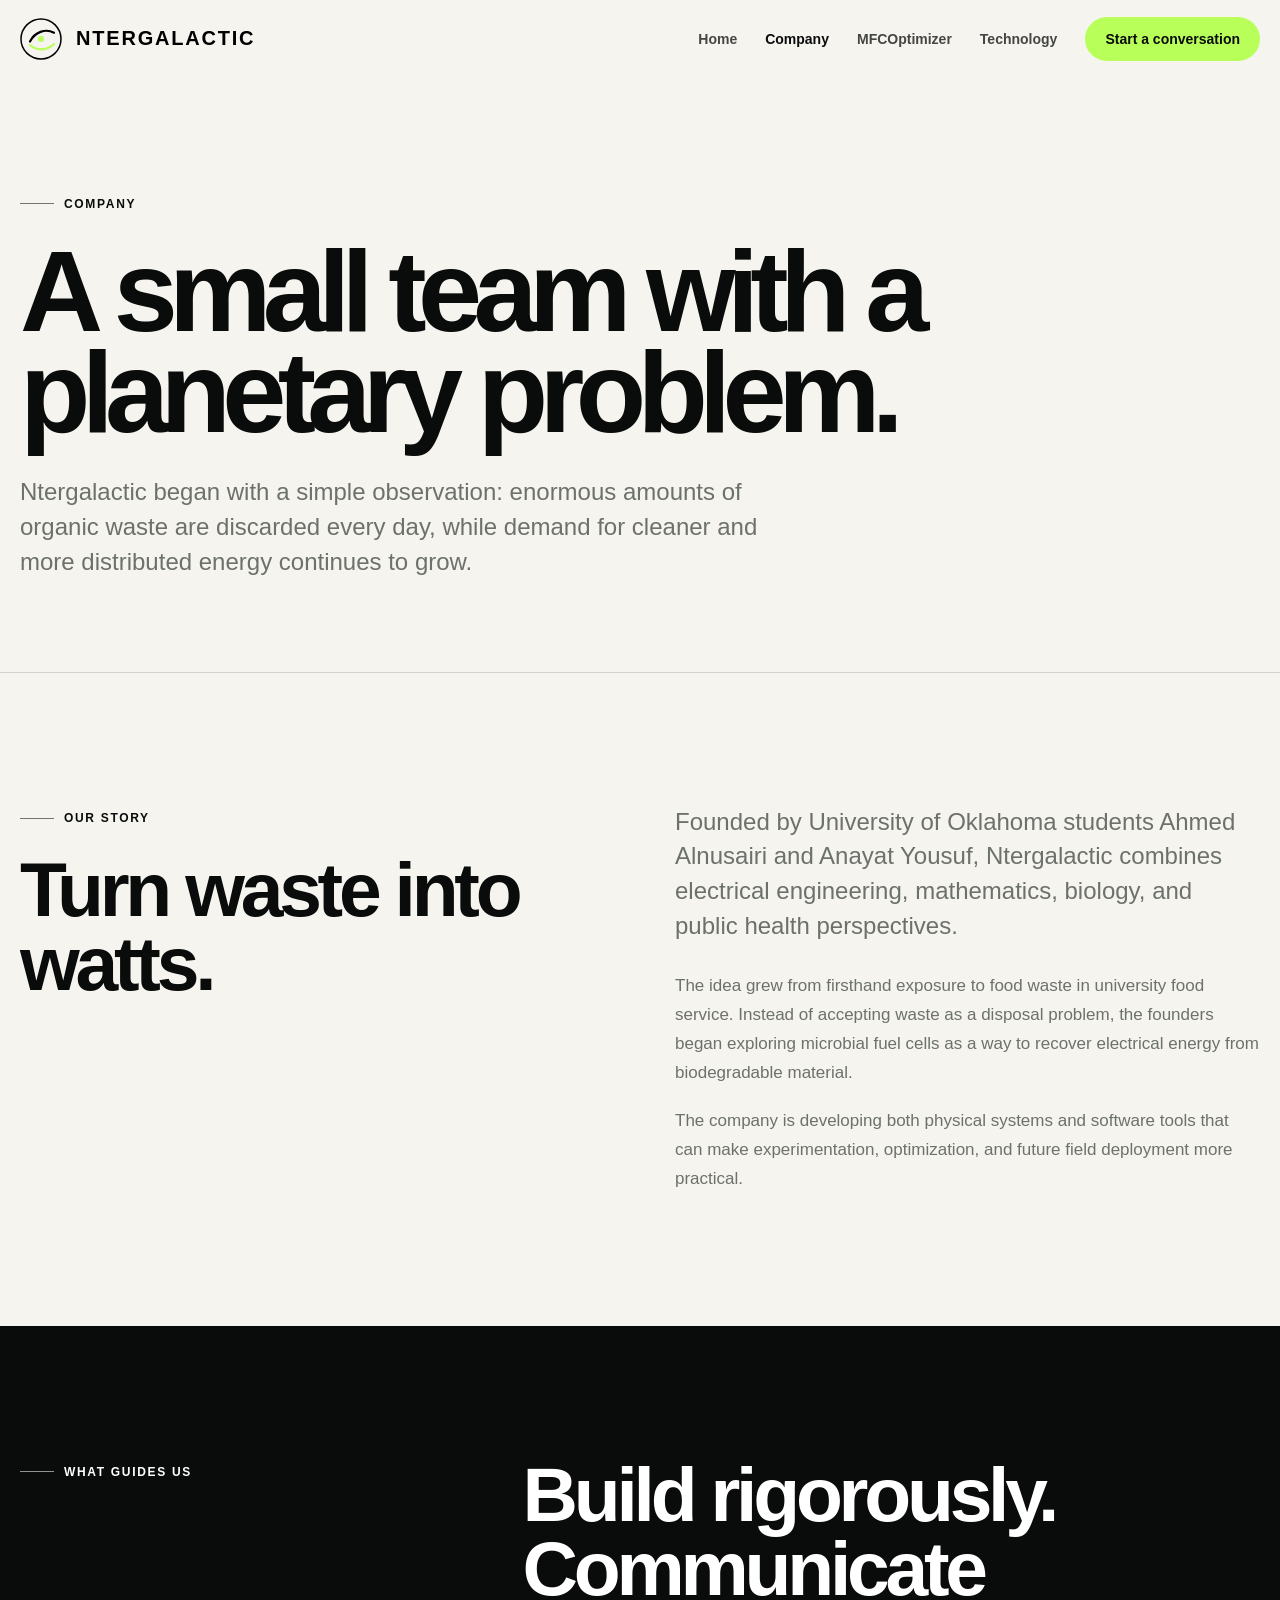
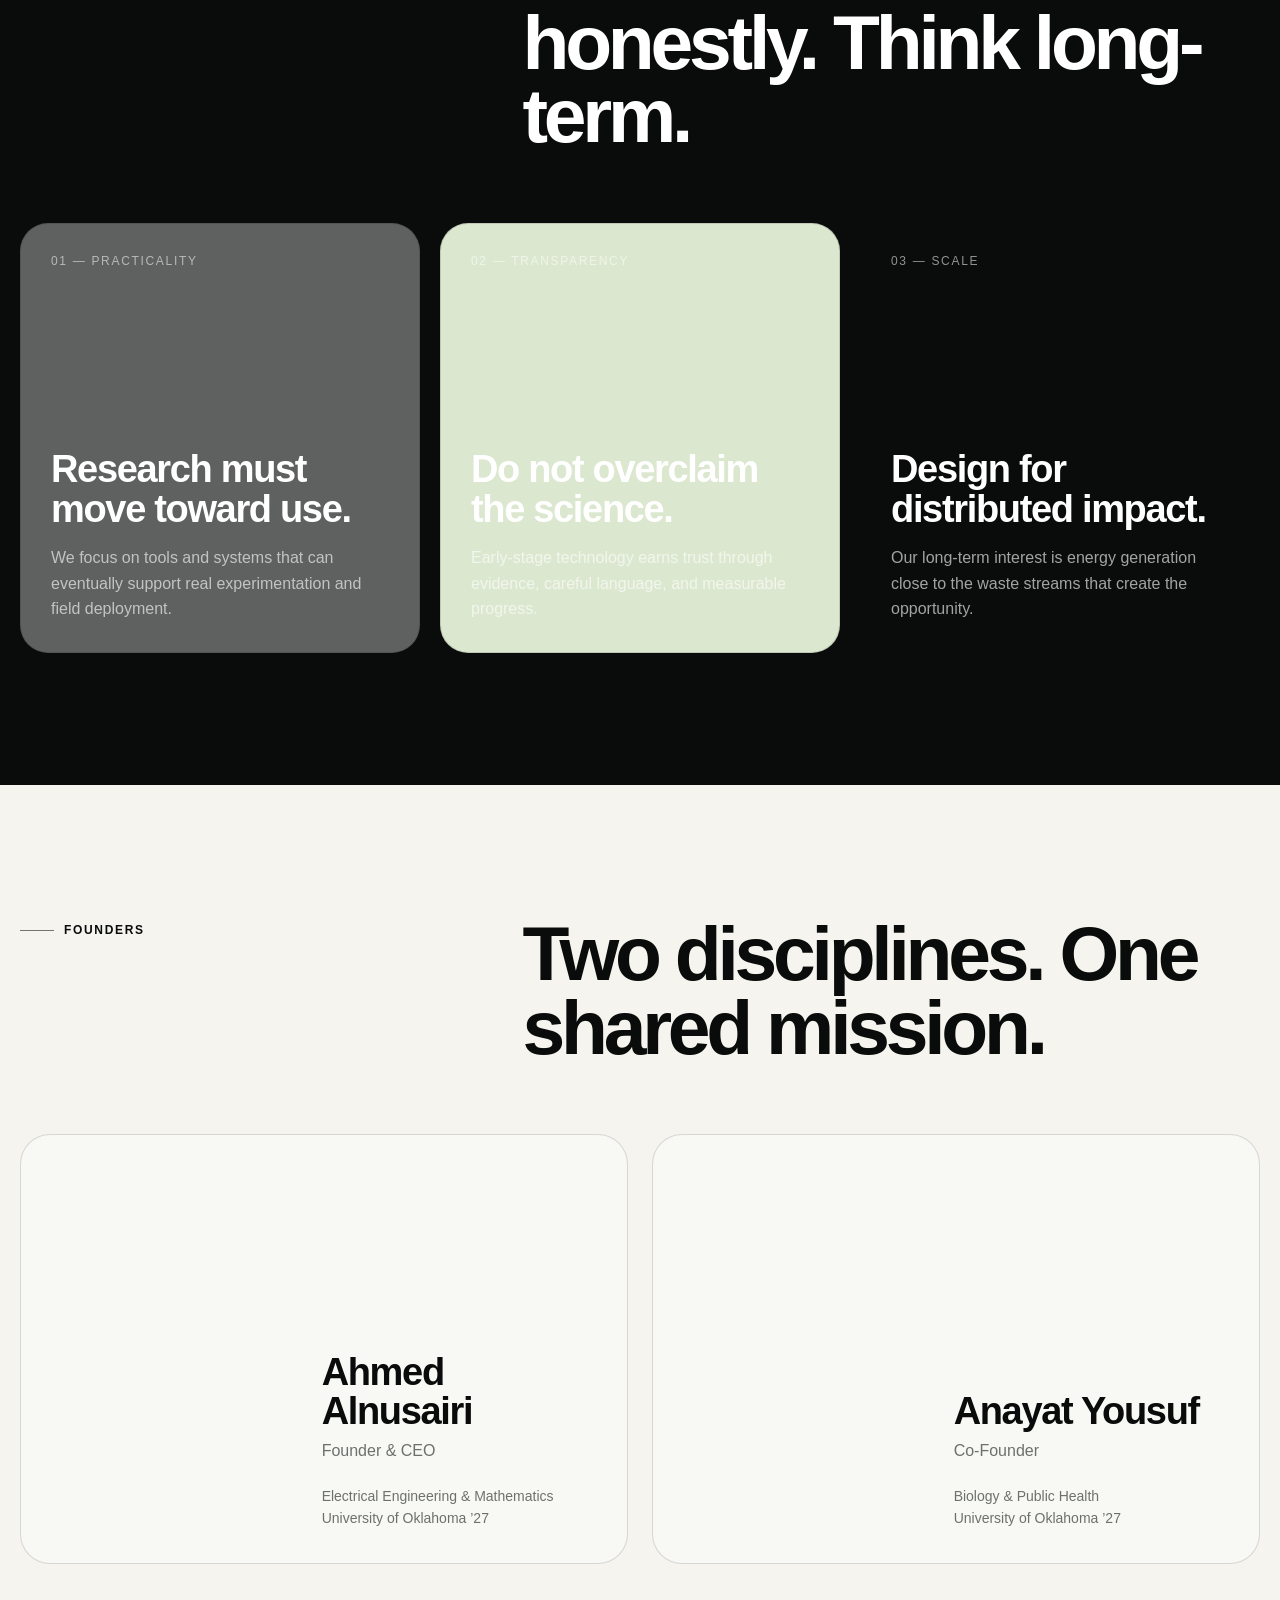
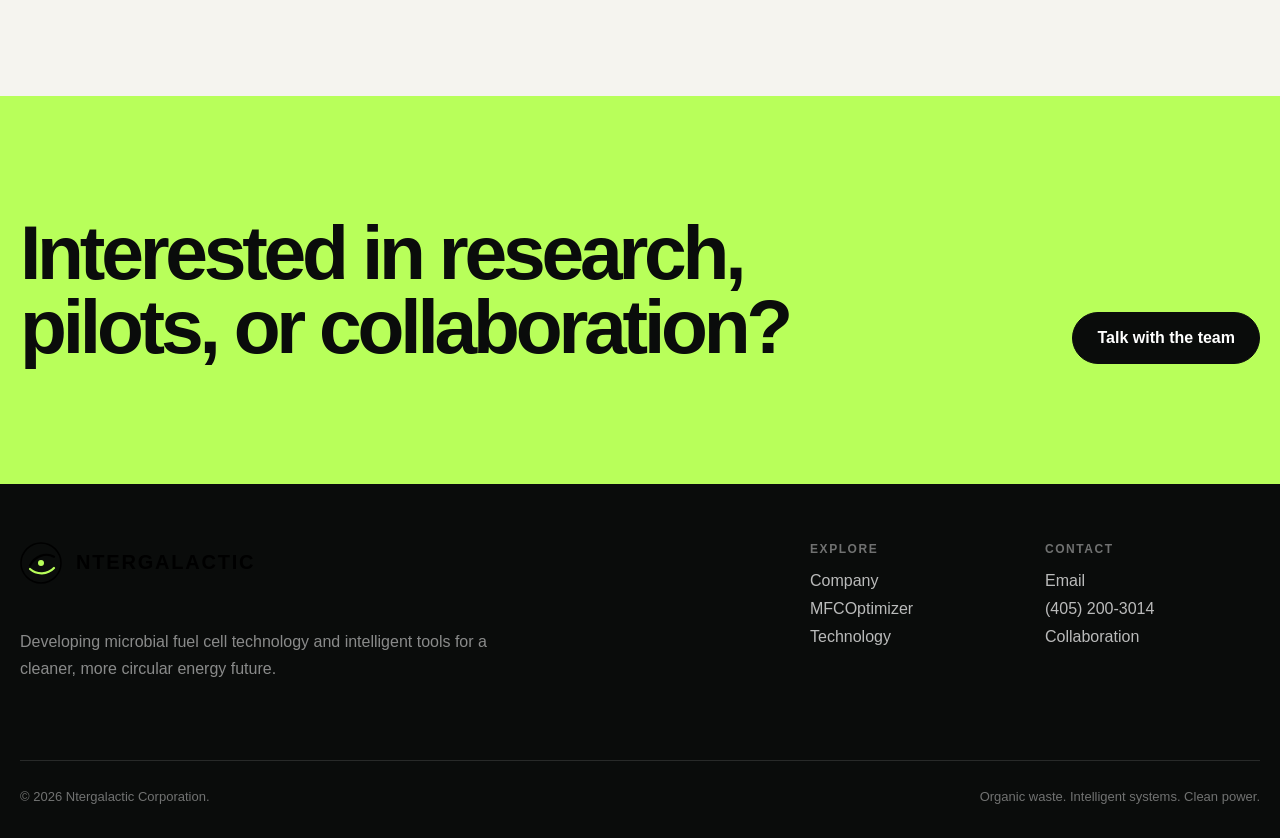
<file: about.html>
<!doctype html><html lang="en"><head><meta charset="utf-8"><meta name="viewport" content="width=device-width,initial-scale=1"><title>Company | Ntergalactic</title><meta name="description" content="Meet the Ntergalactic team and learn why we are developing microbial fuel cell technology for organic waste-to-energy systems."><link rel="icon" href="assets/logo.svg" type="image/svg+xml"><link rel="stylesheet" href="assets/styles.css"></head><body>
<a class="skip-link" href="#main">Skip to content</a><header class="site-header"><div class="container nav"><a class="brand" href="index.html"><img src="assets/logo.svg" alt="Ntergalactic"></a><nav class="nav-links"><a class="nav-link" href="index.html">Home</a><a class="nav-link" aria-current="page" href="about.html">Company</a><a class="nav-link" href="product.html">MFCOptimizer</a><a class="nav-link" href="index.html#technology">Technology</a><a class="nav-cta" href="contact.html">Start a conversation</a></nav><button class="menu-toggle" aria-expanded="false" aria-label="Open menu"><span></span><span></span></button></div></header><nav class="mobile-menu"><a href="index.html">Home</a><a href="about.html">Company</a><a href="product.html">MFCOptimizer</a><a href="index.html#technology">Technology</a><a href="contact.html">Contact</a></nav>
<main id="main"><section class="page-hero"><div class="container reveal"><span class="eyebrow">Company</span><h1 class="display">A small team with a planetary problem.</h1><p class="lead">Ntergalactic began with a simple observation: enormous amounts of organic waste are discarded every day, while demand for cleaner and more distributed energy continues to grow.</p></div></section>
<section class="section"><div class="container split"><div class="reveal"><span class="eyebrow">Our story</span><h2 class="h2" style="margin-top:28px">Turn waste into watts.</h2></div><div class="reveal"><p class="lead">Founded by University of Oklahoma students Ahmed Alnusairi and Anayat Yousuf, Ntergalactic combines electrical engineering, mathematics, biology, and public health perspectives.</p><p class="body-copy" style="margin-top:28px">The idea grew from firsthand exposure to food waste in university food service. Instead of accepting waste as a disposal problem, the founders began exploring microbial fuel cells as a way to recover electrical energy from biodegradable material.</p><p class="body-copy" style="margin-top:20px">The company is developing both physical systems and software tools that can make experimentation, optimization, and future field deployment more practical.</p></div></div></section>
<section class="section section-dark"><div class="container"><div class="section-intro reveal"><div><span class="eyebrow">What guides us</span></div><div><h2 class="h2">Build rigorously. Communicate honestly. Think long-term.</h2></div></div><div class="process-grid"><article class="process-card"><div class="process-number">01 — Practicality</div><div></div><div><h3 class="h3">Research must move toward use.</h3><p>We focus on tools and systems that can eventually support real experimentation and field deployment.</p></div></article><article class="process-card"><div class="process-number">02 — Transparency</div><div></div><div><h3 class="h3">Do not overclaim the science.</h3><p>Early-stage technology earns trust through evidence, careful language, and measurable progress.</p></div></article><article class="process-card"><div class="process-number">03 — Scale</div><div></div><div><h3 class="h3">Design for distributed impact.</h3><p>Our long-term interest is energy generation close to the waste streams that create the opportunity.</p></div></article></div></div></section>
<section class="section"><div class="container"><div class="section-intro reveal"><div><span class="eyebrow">Founders</span></div><div><h2 class="h2">Two disciplines. One shared mission.</h2></div></div><div class="team-grid"><article class="team-card reveal"><div class="team-photo" style="background-image:url('https://static.wixstatic.com/media/3d450e_eb2224422be14ef9b8ede5e5fd2352a7~mv2.png/v1/fill/w_443%2Ch_431%2Cal_c%2Cq_85%2Cusm_0.66_1.00_0.01%2Cenc_avif%2Cquality_auto/image.png')"></div><div class="team-info"><h3 class="h3">Ahmed Alnusairi</h3><div class="team-role">Founder & CEO</div><div class="team-meta">Electrical Engineering & Mathematics<br>University of Oklahoma ’27</div></div></article><article class="team-card reveal"><div class="team-photo" style="background-image:url('https://static.wixstatic.com/media/3d450e_e2b91f7c51da4e539b5464eaf3a502f6~mv2.jpeg/v1/fill/w_443%2Ch_431%2Cal_c%2Clg_1%2Cq_80%2Cenc_avif%2Cquality_auto/WhatsApp%20Image%202025-02-23%20at%209_18_19%20PM%20%281%29.jpeg')"></div><div class="team-info"><h3 class="h3">Anayat Yousuf</h3><div class="team-role">Co-Founder</div><div class="team-meta">Biology & Public Health<br>University of Oklahoma ’27</div></div></article></div></div></section>
<section class="cta-band"><div class="container cta-grid reveal"><h2 class="h2">Interested in research, pilots, or collaboration?</h2><div class="button-row"><a class="btn btn-dark" href="contact.html">Talk with the team</a></div></div></section></main>
<footer class="footer"><div class="container"><div class="footer-top"><div class="footer-brand"><a class="brand" href="index.html"><img src="assets/logo.svg" alt="Ntergalactic"></a><p>Developing microbial fuel cell technology and intelligent tools for a cleaner, more circular energy future.</p></div><div class="footer-links"><div><h4>Explore</h4><a href="about.html">Company</a><a href="product.html">MFCOptimizer</a><a href="index.html#technology">Technology</a></div><div><h4>Contact</h4><a href="mailto:ahmed@ntergalacticenergies.com">Email</a><a href="tel:+14052003014">(405) 200-3014</a><a href="contact.html">Collaboration</a></div></div></div><div class="footer-bottom"><span>© <span data-year></span> Ntergalactic Corporation.</span><span>Organic waste. Intelligent systems. Clean power.</span></div></div></footer><script src="assets/main.js"></script></body></html>
</file>
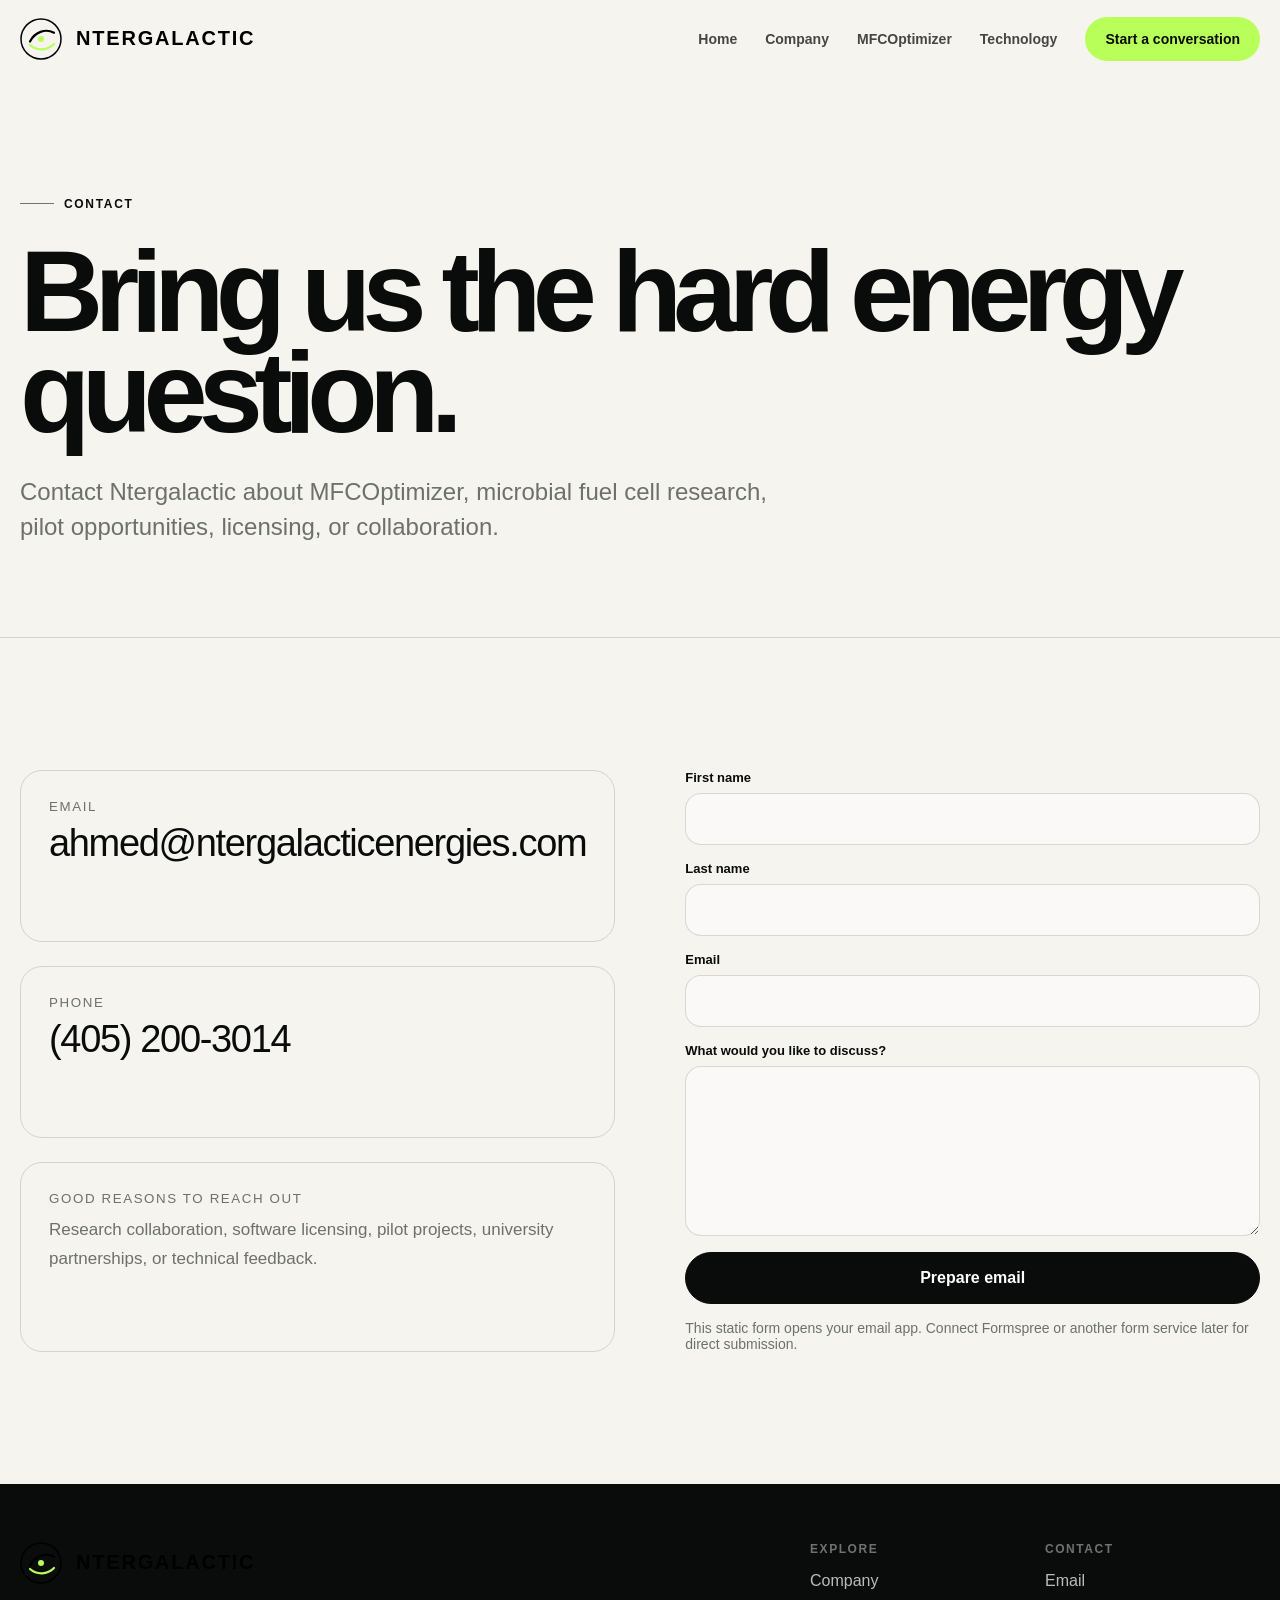
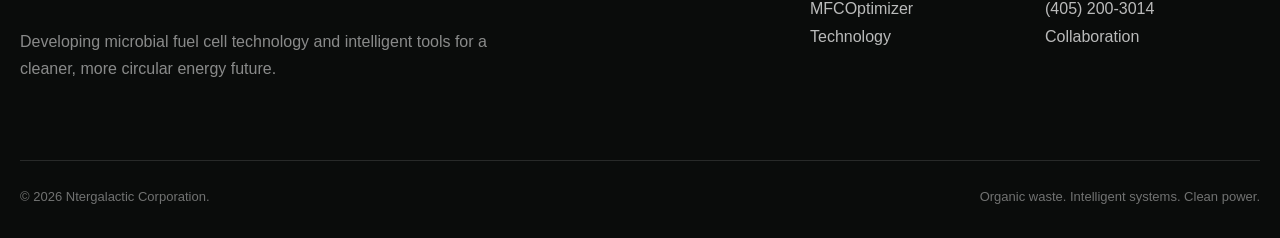
<file: contact.html>
<!doctype html><html lang="en"><head><meta charset="utf-8"><meta name="viewport" content="width=device-width,initial-scale=1"><title>Contact | Ntergalactic</title><meta name="description" content="Contact Ntergalactic about microbial fuel cell research, software, pilots, licensing, and collaboration."><link rel="icon" href="assets/logo.svg" type="image/svg+xml"><link rel="stylesheet" href="assets/styles.css"></head><body>
<a class="skip-link" href="#main">Skip to content</a><header class="site-header"><div class="container nav"><a class="brand" href="index.html"><img src="assets/logo.svg" alt="Ntergalactic"></a><nav class="nav-links"><a class="nav-link" href="index.html">Home</a><a class="nav-link" href="about.html">Company</a><a class="nav-link" href="product.html">MFCOptimizer</a><a class="nav-link" href="index.html#technology">Technology</a><a class="nav-cta" aria-current="page" href="contact.html">Start a conversation</a></nav><button class="menu-toggle" aria-expanded="false" aria-label="Open menu"><span></span><span></span></button></div></header><nav class="mobile-menu"><a href="index.html">Home</a><a href="about.html">Company</a><a href="product.html">MFCOptimizer</a><a href="index.html#technology">Technology</a><a href="contact.html">Contact</a></nav>
<main id="main"><section class="page-hero"><div class="container reveal"><span class="eyebrow">Contact</span><h1 class="display">Bring us the hard energy question.</h1><p class="lead">Contact Ntergalactic about MFCOptimizer, microbial fuel cell research, pilot opportunities, licensing, or collaboration.</p></div></section>
<section class="section"><div class="container contact-grid"><div class="contact-details reveal"><div class="contact-item"><small>Email</small><a class="h3" href="mailto:ahmed@ntergalacticenergies.com">ahmed@ntergalacticenergies.com</a></div><div class="contact-item"><small>Phone</small><a class="h3" href="tel:+14052003014">(405) 200-3014</a></div><div class="contact-item"><small>Good reasons to reach out</small><p class="body-copy">Research collaboration, software licensing, pilot projects, university partnerships, or technical feedback.</p></div></div><form class="contact-form reveal" data-contact-form><div class="field"><label for="firstName">First name</label><input id="firstName" name="firstName" autocomplete="given-name" required></div><div class="field"><label for="lastName">Last name</label><input id="lastName" name="lastName" autocomplete="family-name"></div><div class="field"><label for="email">Email</label><input id="email" name="email" type="email" autocomplete="email" required></div><div class="field"><label for="message">What would you like to discuss?</label><textarea id="message" name="message" required></textarea></div><button class="btn btn-dark" type="submit">Prepare email</button><div class="form-status" aria-live="polite">This static form opens your email app. Connect Formspree or another form service later for direct submission.</div></form></div></section></main>
<footer class="footer"><div class="container"><div class="footer-top"><div class="footer-brand"><a class="brand" href="index.html"><img src="assets/logo.svg" alt="Ntergalactic"></a><p>Developing microbial fuel cell technology and intelligent tools for a cleaner, more circular energy future.</p></div><div class="footer-links"><div><h4>Explore</h4><a href="about.html">Company</a><a href="product.html">MFCOptimizer</a><a href="index.html#technology">Technology</a></div><div><h4>Contact</h4><a href="mailto:ahmed@ntergalacticenergies.com">Email</a><a href="tel:+14052003014">(405) 200-3014</a><a href="contact.html">Collaboration</a></div></div></div><div class="footer-bottom"><span>© <span data-year></span> Ntergalactic Corporation.</span><span>Organic waste. Intelligent systems. Clean power.</span></div></div></footer><script src="assets/main.js"></script></body></html>
</file>
<file: assets/styles.css>
:root {
  --ink: #0a0c0b;
  --paper: #f5f4ef;
  --paper-2: #ebe9e1;
  --lime: #b8ff5a;
  --lime-strong: #93ed2e;
  --muted: #6d716c;
  --line: rgba(10, 12, 11, .14);
  --white-line: rgba(255,255,255,.17);
  --radius: 28px;
  --max: 1240px;
}

* { box-sizing: border-box; }
html { scroll-behavior: smooth; }
body {
  margin: 0;
  color: var(--ink);
  background: var(--paper);
  font-family: Inter, ui-sans-serif, -apple-system, BlinkMacSystemFont, "Segoe UI", sans-serif;
  -webkit-font-smoothing: antialiased;
}
body.menu-open { overflow: hidden; }
a { color: inherit; text-decoration: none; }
img { max-width: 100%; display: block; }
button, input, textarea { font: inherit; }
button { cursor: pointer; }

.skip-link {
  position: fixed; left: 16px; top: -80px; z-index: 1000;
  padding: 10px 14px; background: var(--lime); border-radius: 999px;
}
.skip-link:focus { top: 16px; }

.container { width: min(calc(100% - 40px), var(--max)); margin-inline: auto; }
.eyebrow {
  display: inline-flex; align-items: center; gap: 10px;
  font-size: 12px; font-weight: 700; letter-spacing: .14em; text-transform: uppercase;
}
.eyebrow::before { content: ""; width: 34px; height: 1px; background: currentColor; opacity: .55; }
.display {
  margin: 0; font-size: clamp(56px, 9vw, 132px); line-height: .88;
  letter-spacing: -.075em; font-weight: 720;
}
.h2 {
  margin: 0; font-size: clamp(42px, 6vw, 82px); line-height: .96;
  letter-spacing: -.055em; font-weight: 700;
}
.h3 { margin: 0; font-size: clamp(26px, 3vw, 38px); line-height: 1.04; letter-spacing: -.035em; }
.lead { margin: 0; font-size: clamp(18px, 2vw, 24px); line-height: 1.45; color: var(--muted); }
.body-copy { margin: 0; font-size: 17px; line-height: 1.7; color: var(--muted); }

.site-header {
  position: fixed; inset: 0 0 auto; z-index: 100;
  border-bottom: 1px solid transparent;
  transition: background .3s ease, border-color .3s ease, backdrop-filter .3s ease;
}
.site-header.scrolled {
  background: rgba(245,244,239,.78); border-color: var(--line); backdrop-filter: blur(18px);
}
.site-header.dark-header:not(.scrolled) { color: #fff; }
.nav {
  min-height: 78px; display: flex; align-items: center; justify-content: space-between; gap: 28px;
}
.brand { display: inline-flex; align-items: center; color: currentColor; }
.brand svg { width: 244px; max-width: 55vw; height: auto; }
.nav-links { display: flex; align-items: center; gap: 28px; font-size: 14px; font-weight: 650; }
.nav-link { opacity: .75; transition: opacity .2s; }
.nav-link:hover, .nav-link[aria-current="page"] { opacity: 1; }
.nav-cta {
  display: inline-flex; align-items: center; justify-content: center; min-height: 44px;
  padding: 0 20px; border-radius: 999px; background: var(--lime); color: var(--ink);
  font-size: 14px; font-weight: 800;
}
.menu-toggle { display: none; border: 0; background: none; color: currentColor; padding: 8px; }
.menu-toggle span { display: block; width: 24px; height: 1.5px; background: currentColor; margin: 5px 0; }
.mobile-menu {
  display: none; position: fixed; inset: 0; z-index: 90; padding: 120px 24px 36px;
  background: var(--ink); color: #fff;
}
.mobile-menu.open { display: grid; align-content: start; gap: 22px; }
.mobile-menu a { font-size: 40px; line-height: 1; letter-spacing: -.04em; }

.hero {
  min-height: 100svh; position: relative; overflow: hidden;
  background: var(--ink); color: #fff; display: grid; align-items: end;
  padding: 160px 0 74px;
}
.hero::before {
  content: ""; position: absolute; inset: -25%;
  background:
    radial-gradient(circle at 68% 30%, rgba(184,255,90,.18), transparent 22%),
    radial-gradient(circle at 85% 70%, rgba(92,130,255,.12), transparent 24%),
    radial-gradient(circle at 25% 25%, rgba(255,255,255,.07), transparent 18%);
  filter: blur(10px);
}
.hero-grid { position: relative; display: grid; grid-template-columns: 1.18fr .82fr; gap: 48px; align-items: end; }
.hero-copy { max-width: 900px; }
.hero .eyebrow { margin-bottom: 34px; color: var(--lime); }
.hero .display span { color: var(--lime); }
.hero-bottom { display: flex; align-items: flex-end; justify-content: space-between; gap: 32px; margin-top: 52px; }
.hero-bottom .lead { max-width: 560px; color: rgba(255,255,255,.62); }
.button-row { display: flex; flex-wrap: wrap; gap: 12px; margin-top: 30px; }
.btn {
  display: inline-flex; align-items: center; justify-content: center; gap: 10px;
  min-height: 52px; padding: 0 24px; border: 1px solid var(--line); border-radius: 999px;
  font-weight: 760; transition: transform .2s ease, background .2s ease, border-color .2s ease;
}
.btn:hover { transform: translateY(-2px); }
.btn-primary { background: var(--lime); border-color: var(--lime); color: var(--ink); }
.btn-secondary { color: #fff; border-color: rgba(255,255,255,.28); background: rgba(255,255,255,.04); }
.btn-dark { background: var(--ink); color: #fff; border-color: var(--ink); }

.energy-card {
  position: relative; aspect-ratio: .88; min-height: 480px; padding: 28px;
  border: 1px solid var(--white-line); border-radius: 36px;
  background: linear-gradient(145deg, rgba(255,255,255,.09), rgba(255,255,255,.025));
  box-shadow: inset 0 1px 0 rgba(255,255,255,.12); overflow: hidden;
}
.energy-card::after {
  content:""; position:absolute; width: 240px; height: 240px; border-radius:50%;
  background: rgba(184,255,90,.15); filter: blur(50px); right:-80px; bottom:-80px;
}
.energy-stage { position: relative; height: 100%; display: grid; grid-template-rows: auto 1fr auto; }
.energy-top { display: flex; justify-content: space-between; color: rgba(255,255,255,.55); font-size: 12px; text-transform: uppercase; letter-spacing: .14em; }
.energy-orbit { position: relative; display: grid; place-items: center; }
.orbit { position: absolute; border: 1px solid rgba(255,255,255,.13); border-radius: 50%; }
.orbit.one { width: 66%; aspect-ratio: 1; animation: spin 18s linear infinite; }
.orbit.two { width: 86%; aspect-ratio: 1; animation: spin-reverse 26s linear infinite; }
.orbit-dot { position: absolute; top: -5px; left: 50%; width: 10px; height: 10px; border-radius: 50%; background: var(--lime); box-shadow: 0 0 24px var(--lime); }
.core {
  width: 44%; aspect-ratio: 1; border-radius: 50%; display: grid; place-items: center; text-align: center;
  background: radial-gradient(circle at 35% 30%, #d7ff9f, var(--lime-strong) 38%, #1f3218 72%, #0c0f0c 73%);
  border: 1px solid rgba(255,255,255,.25); box-shadow: 0 0 90px rgba(184,255,90,.16);
  color: var(--ink); font-size: 12px; line-height: 1.3; text-transform: uppercase; letter-spacing: .12em; font-weight: 800;
}
.energy-flow { display: grid; grid-template-columns: repeat(3,1fr); gap: 10px; position: relative; z-index: 2; }
.flow-item { padding: 15px 12px; border: 1px solid var(--white-line); border-radius: 18px; background: rgba(0,0,0,.2); }
.flow-item strong { display:block; color: var(--lime); font-size: 11px; text-transform: uppercase; letter-spacing: .1em; margin-bottom: 5px; }
.flow-item span { font-size: 12px; color: rgba(255,255,255,.58); }
@keyframes spin { to { transform: rotate(360deg); } }
@keyframes spin-reverse { to { transform: rotate(-360deg); } }

.section { padding: 132px 0; }
.section-dark { background: var(--ink); color: #fff; }
.section-intro { display: grid; grid-template-columns: .75fr 1.25fr; gap: 60px; align-items: start; margin-bottom: 70px; }
.section-intro .lead { max-width: 760px; }

.statement { padding: 110px 0; border-bottom: 1px solid var(--line); }
.statement-grid { display: grid; grid-template-columns: 1fr 1fr; gap: 70px; align-items: end; }
.statement p { max-width: 610px; }

.metrics { display: grid; grid-template-columns: repeat(3,1fr); border-top: 1px solid var(--line); border-bottom: 1px solid var(--line); }
.metric { padding: 42px 30px; border-right: 1px solid var(--line); }
.metric:last-child { border-right: 0; }
.metric-label { color: var(--muted); font-size: 13px; text-transform: uppercase; letter-spacing: .12em; }
.metric-value { margin-top: 16px; font-size: clamp(34px,4vw,58px); letter-spacing: -.05em; }
.metric-note { margin-top: 12px; color: var(--muted); line-height: 1.5; font-size: 14px; }

.process-grid { display: grid; grid-template-columns: repeat(3,1fr); gap: 20px; }
.process-card { min-height: 430px; padding: 30px; border-radius: var(--radius); border: 1px solid var(--line); display: flex; flex-direction: column; justify-content: space-between; background: rgba(255,255,255,.35); }
.process-card:nth-child(2) { background: #dce7cf; }
.process-card:nth-child(3) { background: var(--ink); color: #fff; }
.process-number { font-size: 12px; letter-spacing: .14em; text-transform: uppercase; opacity: .55; }
.process-icon { width: 92px; height: 92px; border-radius: 50%; display: grid; place-items: center; border: 1px solid currentColor; margin: auto; opacity: .85; }
.process-icon svg { width: 42px; }
.process-card p { margin: 16px 0 0; color: inherit; opacity: .62; line-height: 1.6; }

.product-feature {
  display: grid; grid-template-columns: 1fr 1fr; gap: 24px; padding: 24px;
  border-radius: 38px; background: #111411; color: #fff;
}
.product-copy { padding: 58px 36px; display: flex; flex-direction: column; justify-content: center; }
.product-copy .eyebrow { color: var(--lime); margin-bottom: 26px; }
.product-copy .lead { color: rgba(255,255,255,.6); margin-top: 26px; }
.product-visual {
  position: relative; min-height: 600px; border-radius: 26px; overflow: hidden;
  background: linear-gradient(145deg, #dfe8dc, #9db98e);
  display: grid; place-items: center; padding: 8%;
}
.product-visual img { width: 100%; border-radius: 14px; box-shadow: 0 30px 90px rgba(0,0,0,.35); }
.product-visual::before { content:""; position:absolute; inset:0; background: radial-gradient(circle at 70% 20%, rgba(255,255,255,.65), transparent 34%); }
.product-visual img { position: relative; }

.project-panel { display: grid; grid-template-columns: 1.05fr .95fr; border-radius: 38px; overflow: hidden; background: #d9f0bb; }
.project-copy { padding: 74px; }
.project-copy .lead { margin: 28px 0; color: #33402d; }
.project-art { min-height: 620px; position: relative; background: #10140f; overflow: hidden; }
.project-art .gridlines { position:absolute; inset:0; opacity:.22; background-image: linear-gradient(rgba(184,255,90,.5) 1px,transparent 1px),linear-gradient(90deg,rgba(184,255,90,.5) 1px,transparent 1px); background-size:40px 40px; }
.project-art .battery { position:absolute; width:46%; height:62%; left:27%; top:19%; border:1px solid rgba(255,255,255,.32); border-radius:26px; background:linear-gradient(180deg,rgba(255,255,255,.09),rgba(255,255,255,.02)); box-shadow:0 0 80px rgba(184,255,90,.1); }
.project-art .battery::before { content:""; position:absolute; width:34%; height:6%; left:33%; top:-6%; border:1px solid rgba(255,255,255,.32); border-bottom:0; border-radius:8px 8px 0 0; }
.project-art .charge { position:absolute; left:10%; right:10%; bottom:10%; height:58%; border-radius:18px; background:linear-gradient(180deg,var(--lime),#61a61b); box-shadow:0 0 45px rgba(184,255,90,.35); }
.project-art .electron { position:absolute; width:9px; height:9px; border-radius:50%; background:var(--lime); box-shadow:0 0 16px var(--lime); animation: electron 4.5s infinite ease-in-out; }
.project-art .electron:nth-child(2){left:15%;top:72%;animation-delay:-1s}.project-art .electron:nth-child(3){left:82%;top:19%;animation-delay:-2.2s}.project-art .electron:nth-child(4){left:74%;top:72%;animation-delay:-3.1s}
@keyframes electron { 50% { transform: translateY(-90px) scale(1.45); opacity:.35; } }

.team-grid { display: grid; grid-template-columns: repeat(2,1fr); gap: 24px; }
.team-card { display: grid; grid-template-columns: .88fr 1.12fr; min-height: 430px; border-radius: 30px; overflow: hidden; border: 1px solid var(--line); background: rgba(255,255,255,.35); }
.team-photo { min-height: 100%; background-size: cover; background-position: center; filter: grayscale(100%); transition: filter .35s ease, transform .45s ease; }
.team-card:hover .team-photo { filter: grayscale(0%); transform: scale(1.02); }
.team-info { padding: 34px; display: flex; flex-direction: column; justify-content: flex-end; }
.team-role { color: var(--muted); margin: 10px 0 26px; }
.team-meta { color: var(--muted); font-size: 14px; line-height: 1.55; }

.cta-band { padding: 120px 0; background: var(--lime); }
.cta-grid { display: grid; grid-template-columns: 1.3fr .7fr; gap: 40px; align-items: end; }
.cta-grid .button-row { justify-content: flex-end; }

.footer { padding: 58px 0 34px; background: var(--ink); color: #fff; }
.footer-top { display:grid; grid-template-columns: 1.25fr .75fr; gap:40px; padding-bottom:62px; }
.footer-brand { max-width: 520px; }
.footer-brand .brand { margin-bottom: 28px; }
.footer-brand p { color: rgba(255,255,255,.52); line-height:1.7; }
.footer-links { display:grid; grid-template-columns:repeat(2,1fr); gap:20px; }
.footer-links h4 { font-size:12px; text-transform:uppercase; letter-spacing:.13em; color:rgba(255,255,255,.42); margin:0 0 16px; }
.footer-links a { display:block; margin:10px 0; color:rgba(255,255,255,.72); }
.footer-bottom { display:flex; justify-content:space-between; gap:20px; padding-top:28px; border-top:1px solid rgba(255,255,255,.12); color:rgba(255,255,255,.42); font-size:13px; }

.page-hero { padding: 190px 0 92px; border-bottom: 1px solid var(--line); }
.page-hero .eyebrow { margin-bottom: 30px; }
.page-hero .lead { max-width: 780px; margin-top: 32px; }
.page-dark { background: var(--ink); color: #fff; border-bottom-color: rgba(255,255,255,.12); }
.page-dark .lead { color: rgba(255,255,255,.6); }

.split { display:grid; grid-template-columns:1fr 1fr; gap:70px; align-items:start; }
.feature-list { border-top:1px solid var(--line); }
.feature-row { display:grid; grid-template-columns:46px 1fr; gap:20px; padding:25px 0; border-bottom:1px solid var(--line); }
.feature-row span { color:var(--muted); }
.feature-row h3 { margin:0 0 8px; font-size:21px; }
.feature-row p { margin:0; color:var(--muted); line-height:1.65; }

.product-page-grid { display:grid; grid-template-columns:1.15fr .85fr; gap:50px; align-items:start; }
.product-gallery { position:sticky; top:110px; padding:42px; border-radius:32px; background:#dce7d7; }
.product-gallery img { border-radius:16px; box-shadow:0 30px 70px rgba(0,0,0,.2); }
.price { font-size:46px; letter-spacing:-.05em; margin:26px 0 8px; }
.purchase-note { color:var(--muted); font-size:14px; line-height:1.6; }
.specs { margin-top:40px; border-top:1px solid var(--line); }
.spec { display:flex; justify-content:space-between; gap:20px; padding:16px 0; border-bottom:1px solid var(--line); }
.spec span:first-child { color:var(--muted); }

.contact-grid { display:grid; grid-template-columns:.8fr 1.2fr; gap:70px; }
.contact-details { display:grid; gap:24px; }
.contact-item { padding:28px; border-radius:22px; border:1px solid var(--line); }
.contact-item small { display:block; color:var(--muted); text-transform:uppercase; letter-spacing:.12em; margin-bottom:10px; }
.contact-form { display:grid; gap:16px; }
.field { display:grid; gap:8px; }
.field label { font-size:13px; font-weight:700; }
.field input,.field textarea { width:100%; border:1px solid var(--line); border-radius:16px; background:rgba(255,255,255,.48); padding:16px 18px; color:var(--ink); outline:none; }
.field input:focus,.field textarea:focus { border-color:#5b712c; box-shadow:0 0 0 3px rgba(184,255,90,.28); }
.field textarea { min-height:170px; resize:vertical; }
.form-status { min-height:22px; color:var(--muted); font-size:14px; }

.reveal { opacity:0; transform:translateY(24px); transition:opacity .75s ease,transform .75s cubic-bezier(.2,.8,.2,1); }
.reveal.visible { opacity:1; transform:none; }

@media (max-width: 980px) {
  .nav-links { display:none; }
  .menu-toggle { display:block; }
  .hero-grid,.section-intro,.statement-grid,.product-feature,.project-panel,.split,.product-page-grid,.contact-grid,.cta-grid,.footer-top { grid-template-columns:1fr; }
  .hero { min-height:auto; }
  .energy-card { min-height:520px; max-width:620px; }
  .metrics,.process-grid { grid-template-columns:1fr; }
  .metric { border-right:0; border-bottom:1px solid var(--line); }
  .metric:last-child { border-bottom:0; }
  .team-grid { grid-template-columns:1fr; }
  .cta-grid .button-row { justify-content:flex-start; }
  .product-gallery { position:static; }
}

@media (max-width: 680px) {
  .container { width:min(calc(100% - 24px),var(--max)); }
  .nav { min-height:68px; }
  .brand svg { width:205px; }
  .hero { padding:136px 0 40px; }
  .display { font-size:clamp(50px,18vw,78px); }
  .hero-bottom { display:block; margin-top:36px; }
  .energy-card { min-height:430px; padding:20px; border-radius:26px; }
  .flow-item { padding:12px 8px; }
  .flow-item span { font-size:10px; }
  .section { padding:88px 0; }
  .statement { padding:78px 0; }
  .section-intro { gap:26px; margin-bottom:42px; }
  .process-card { min-height:350px; }
  .product-feature { padding:12px; border-radius:28px; }
  .product-copy { padding:42px 20px; }
  .product-visual { min-height:360px; }
  .project-copy { padding:48px 24px; }
  .project-art { min-height:430px; }
  .team-card { grid-template-columns:1fr; }
  .team-photo { min-height:340px; }
  .page-hero { padding:150px 0 70px; }
  .footer-links { grid-template-columns:1fr 1fr; }
  .footer-bottom { flex-direction:column; }
  .button-row .btn { width:100%; }
}

@media (prefers-reduced-motion: reduce) {
  *,*::before,*::after { animation-duration:.01ms!important; animation-iteration-count:1!important; scroll-behavior:auto!important; transition-duration:.01ms!important; }
  .reveal { opacity:1; transform:none; }
}
</file>
